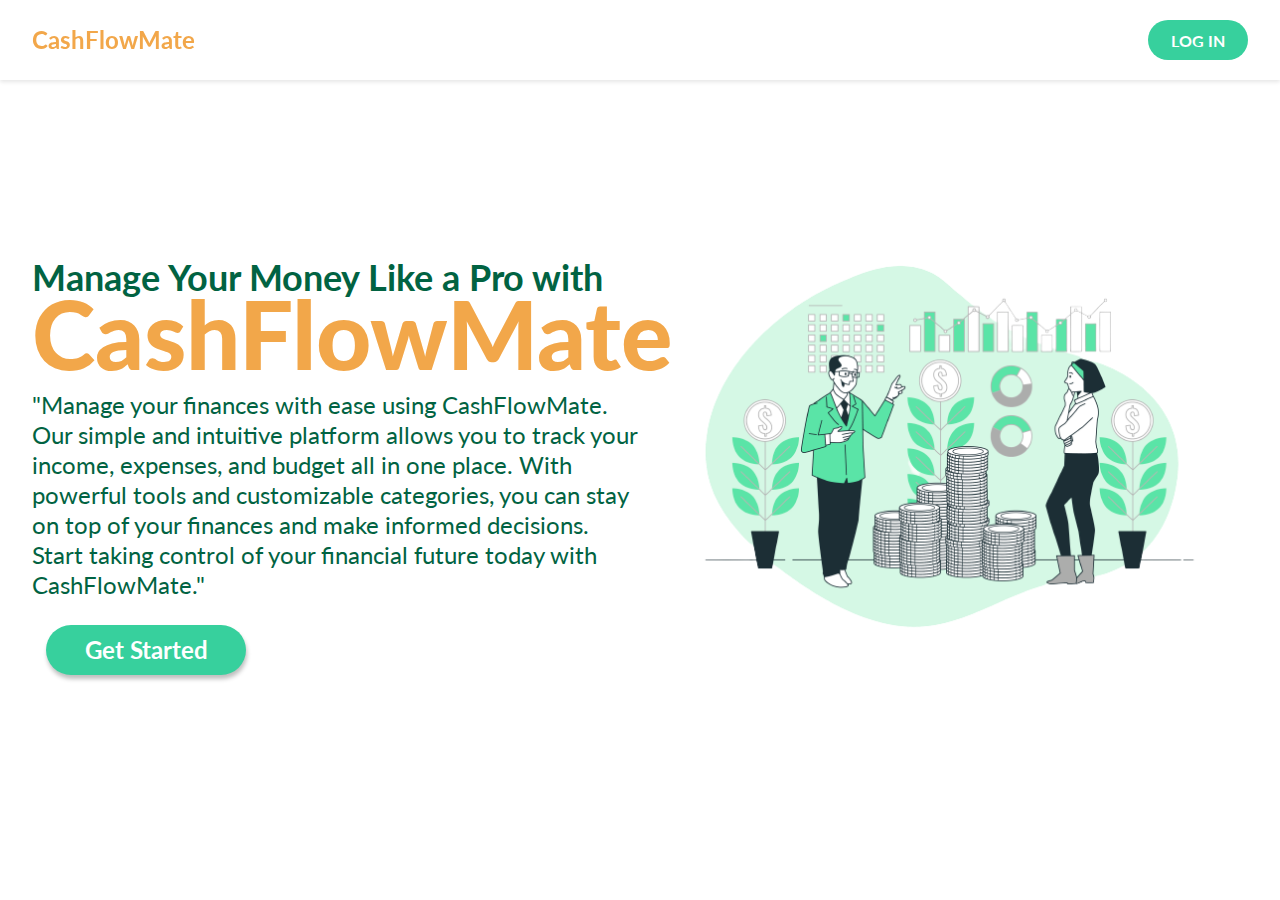
<file: index.html>
<html lang="en">
  <head>
    <meta charset="UTF-8" />
    <meta http-equiv="X-UA-Compatible" content="IE=edge" />
    <meta name="viewport" content="width=device-width, initial-scale=1.0" />

    <!-- style -->
    <link rel="stylesheet" href="Css/style.css" />

    <!-- icons -->
    <link rel="icon" href="./assests/icon/titleicon.png" type="cashflowmateicon" />

    <title>Welcome to CashFlowMate</title>
  </head>
  <body>
    <div class="NavBar">
      <div class="Logo">
        <h3>CashFlowMate</h3>
      </div>
      <div class="LogonButton">
        <a href="Login.Form/Login.html" class="LoginBtn" id="LoginBtn">LoG In</a>
      </div>
    </div>

    <div class="TextSection">
      <div class="Text">        
          <span>Manage Your Money Like a Pro with</span> <br/>
          <h2>CashFlowMate</h2>
        <p>
          "Manage your finances with ease using CashFlowMate. Our simple and
          intuitive platform allows you to track your income, expenses, and
          budget all in one place. With powerful tools and customizable
          categories, you can stay on top of your finances and make informed
          decisions. Start taking control of your financial future today with
          CashFlowMate."
        </p>
        <div class="HeroBtn">
          <a href="Login.Form/Login.html" class="btn" id="LoginBtn">Get Started</a>
          </div>
      </div>
      <div class="Image">
        <img src="./assests/img/HeroImage-.png" alt="HeroImage" />
      </div>
    </div>
  </body>
</html>
</file>
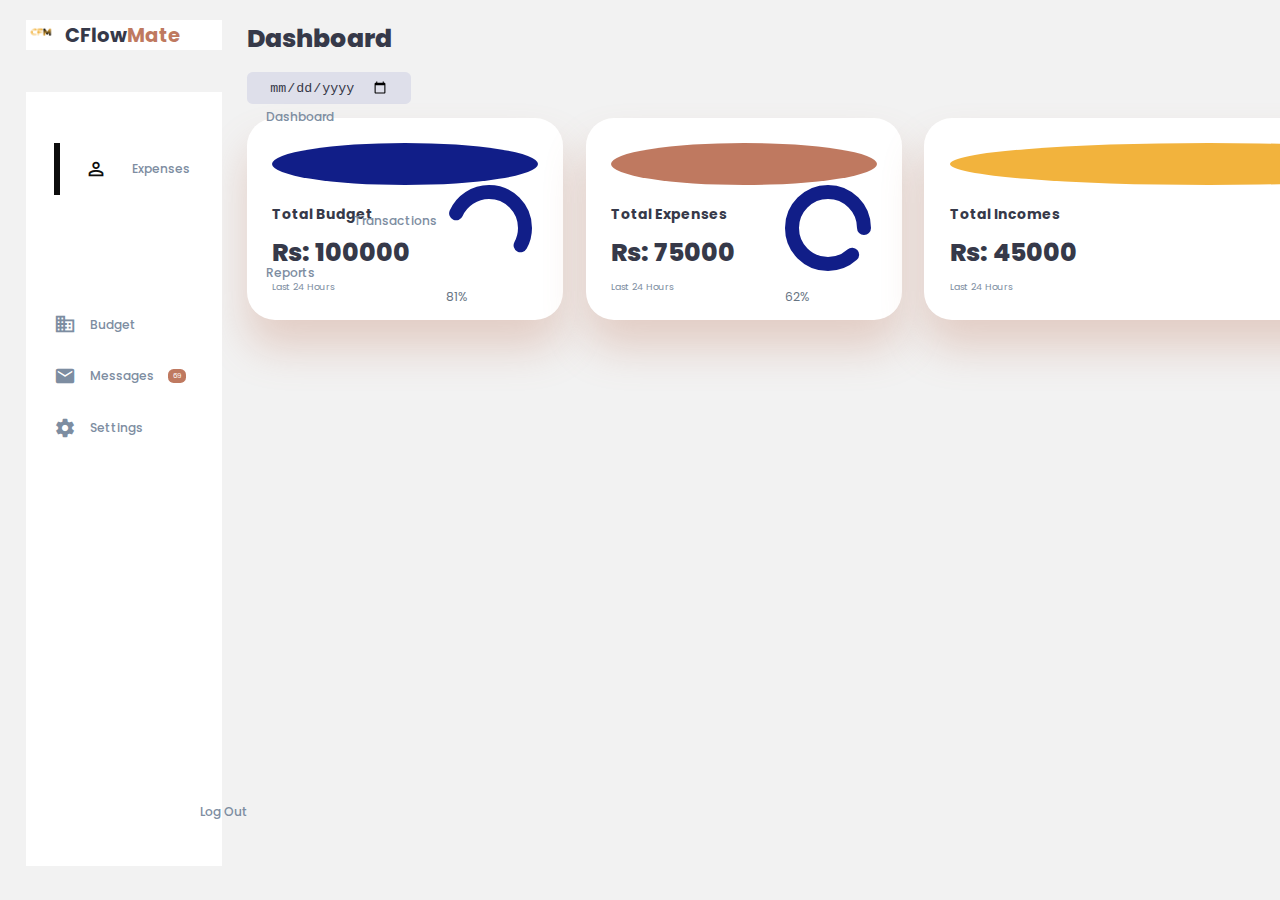
<file: dashboard.html>
<!DOCTYPE html>
<html>

<head>
  <title>CashflowMate Dashboard</title>
  <meta name="viewport" content="width=device-width, initial-scale=1" />
  <link rel="icon" href="assests/icon/titleicon.png">
  <link rel="stylesheet" href="Css/dashboard.css" />

  <link href="https://fonts.googleapis.com/css2?family=Material+Icons" rel="stylesheet" />
</head>

<body>
  <div class="container">
    <aside>
      <div class="top">
        <div class="logo">
          <img src="assests/logo/logo.png" alt="logo" />
          <h2>CFlow<spabn class="danger">Mate</span></h2>
        </div>
        <div class="close" id="cose-btn">
          <i class="material-icons">close</i>
        </div>
      </div>
      <div class="sidebar">
        <a href="#">
          <span class="material-icons">grid_view</span>
          <h3>Dashboard</h3>
        </a>
        <a href="#" class="active">
          <span class="material-icons">person_outline</span>
          <h3>Expenses</h3>
        </a>
        <a href="#">
          <span class="material-icons">
            point_of_sale
          </span>
          <h3>Transactions</h3>
        </a>
        <a href="#">
          <span class="material-icons">
            summarize
          </span>
          <h3>Reports</h3>
        </a>
        <a href="#">
          <span class="material-icons">business</span>
          <h3>Budget</h3>
        </a>
        <a href="#">
          <span class="material-icons">mail</span>
          <h3>Messages</h3>
          <span class="message_count">69</span>
        </a>

        <a href="#">
          <span class="material-icons">settings</span>
          <h3>Settings</h3>
        </a>
        <a href="#">
          <span class="material-icons">logout</span>
          <h3>Log Out</h3>
        </a>
      </div>
    </aside>

    <!---Dashboard--->

    <main>
      <h1>Dashboard</h1>

      <div class="date">
        <input type="date">
      </div>

      <div class="insight">
        <div class="budget">
          <span class="material-icons">
            analytics
          </span>
          <div class="middle">
            <div class="left">
              <h3>Total Budget</h3>
              <h1>Rs: 100000</h1>
            </div>
            <div class="progress">
              <svg>
                <circle cx="38" cy="38" r="36" />
              </svg>
              <div class="number">
                <p>81%</p>
              </div>
            </div>
          </div>
          <small class="text-muted">Last 24 Hours</small>
        </div>
        <!---End of Budget--->
        <div class="expenses">
          <span class="material-icons">
            bar_chart
          </span>
          <div class="middle">
            <div class="left">
              <h3>Total Expenses</h3>
              <h1>Rs: 75000</h1>
            </div>
            <div class="progress">
              <svg>
                <circle cx="38" cy="38" r="36" />
              </svg>
              <div class="number">
                <p>62%</p>
              </div>
            </div>
          </div>
          <small class="text-muted">Last 24 Hours</small>
        </div>
        <!---End of Expenses--->
        <div class="income">
          <span class="material-icons">
            stacked_line_chart
          </span>
          <div class="middle">
            <div class="left">
              <h3>Total Incomes</h3>
              <h1>Rs: 45000</h1>
            </div>
            <div class="progress">
              <svg>
                <circle cx="38" cy="38" r="36" />
              </svg>
              <div class="number">
                <p>44%</p>
              </div>
            </div>
          </div>
          <small class="text-muted">Last 24 Hours</small>
        </div>
        <!---End of Income--->
      </div>
    </main>
  </div>

</body>

</html>
</file>
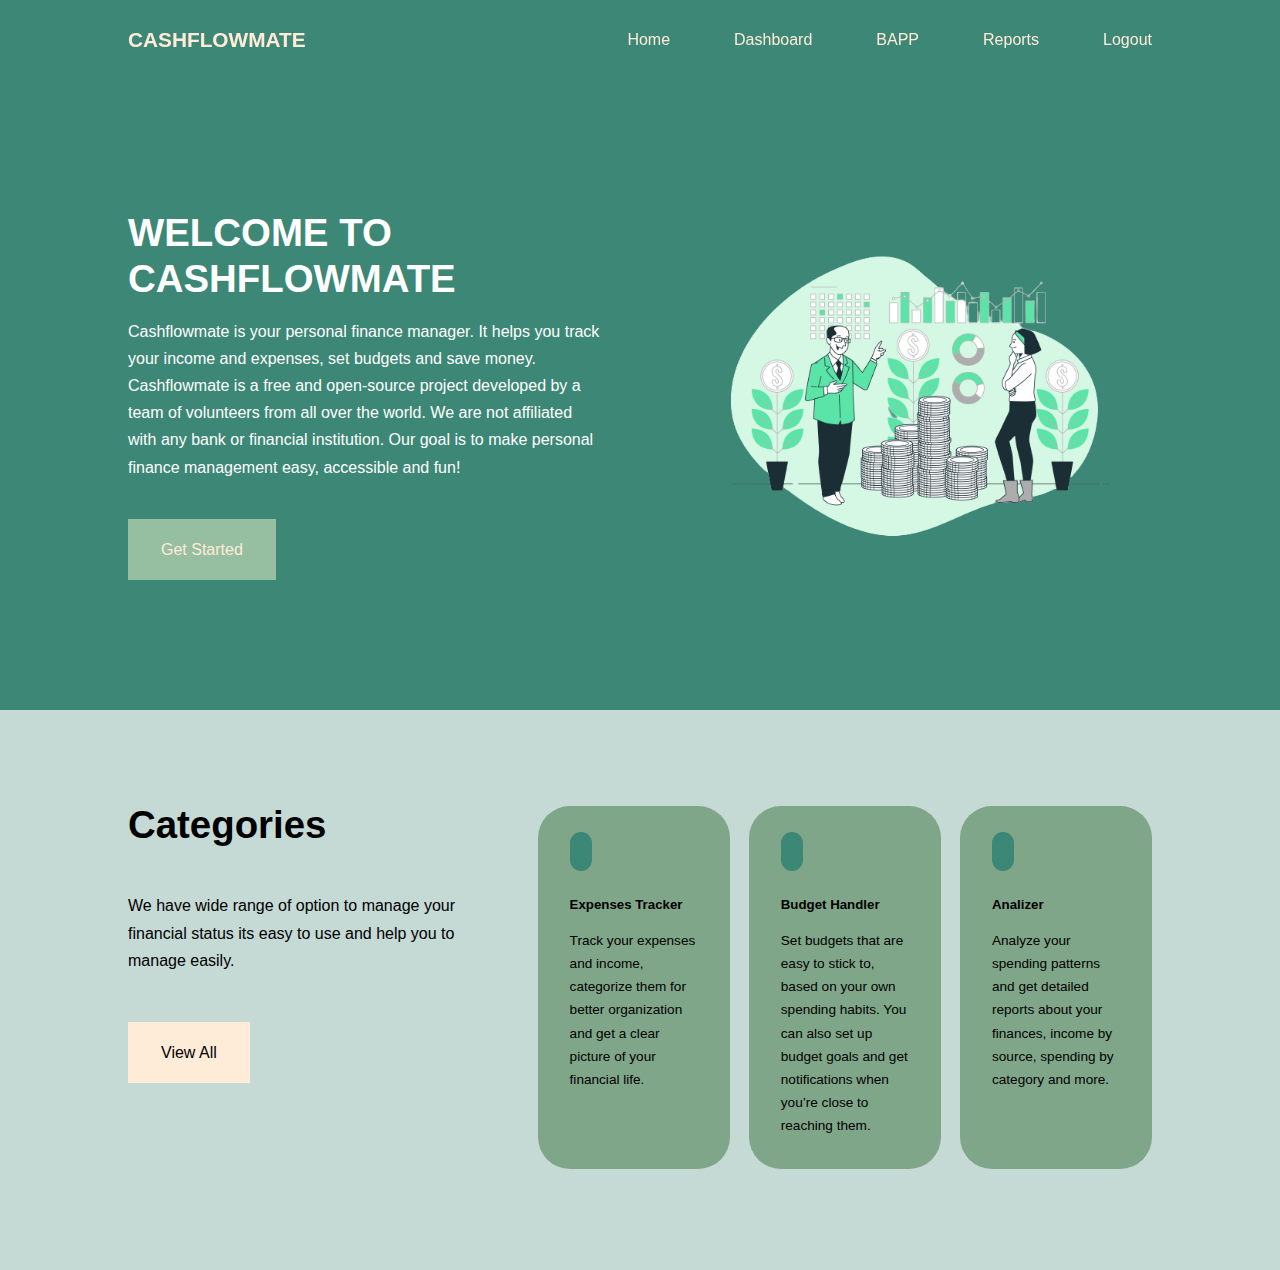
<file: home.html>
<head>
  <meta charset="UTF-8">
  <meta http-equiv="X-UA-Compatible" content="IE=edge">
  <meta name="viewport" content="width=device-width, initial-scale=1.0">
  <link rel="stylesheet" href="https://cdn.jsdelivr.net/npm/swiper@8/swiper-bundle.min.css" />
  <link rel="stylesheet" href="https://unicons.iconscout.com/release/v4.0.0/css/line.css">
  <link rel="stylesheet" href="Css/Home.css">
  <title>CASHFLOWMATE | HOME</title>
</head>

<body>
  <nav>
      <div class="container nav__container">
          <a href="index.html">
              <h4>CASHFLOWMATE</h4>
          </a>
          <ul class="nav__menu">
            <li><a href="home.html">Home</a></li>
            <li><a href="Dashboard/dashboard.html">Dashboard</a></li>
            <li><a href="Budget/Budget.html">BAPP</a></li>
            <li><a href="Report/Report.html">Reports</a></li>
            <li><a href="index.html">Logout</a></li>
          </ul>

          <button id="open-menu-btn"><i class="uil uil-bars"></i></button>
          <button id="close-menu-btn"><i class="uil uil-multiply"></i></button>
      </div>
  </nav>
  <!----==================== HOME ====================-->

  <header>
      <div class="container header__container">
          <div class="header__left">
              <h1>WELCOME TO CASHFLOWMATE</h1>
              <p>Cashflowmate is your 
                  personal finance manager. 
                  It helps you track your income and expenses, 
                  set budgets and save money. 
                  Cashflowmate is a free and open-source project 
                  developed by a team of volunteers from all over the world. 
                  We are not affiliated with any bank or financial institution. 
                  Our goal is to make personal finance management easy, 
                  accessible and fun!
              </p>
              <a href="Budget/Budget.html" class="btn btn-primary">Get Started</a>
          </div>
          <div class="header__right">
              <div class="header__right__img">
                  <img src="assests/img/HeroImage-.png">
              </div>
          </div>
      </div>
  </header>

  <!----=================== HOME CATEGORIES ===================-->

  <section class="categories">
      <div class="container categories__container">
          <div class="categories__left">
              <h1>Categories</h1>
              <p>
                We have wide range of option to manage your financial status
                its easy to use and help you to manage easily.
                   </p>
              <a href="Dashboard/dashboard.html" class="btn">View All</a>
          </div>
          <div class="categories__right">
              <article class="category">
                  <span class="catogory__icon"><i class="uil uil-money-withdraw"></i></span>
                  <h5>Expenses Tracker</h5>
                  <p>
                    Track your expenses and income, categorize them for better
                    organization and get a clear picture of your financial life.
                  </p>
              </article>
              <article class="category">
                  <span class="catogory__icon"><i class="uil uil-money-bill"></i></span>
                  <h5>Budget Handler</h5>
                  <p>
                    Set budgets that are easy to stick to, based on your own
                    spending habits. You can also set up budget goals and get
                    notifications when you’re close to reaching them.
                  </p>
              </article>
              <article class="category">
                  <span class="catogory__icon"><i class="uil uil-analysis"></i></span>
                  <h5>Analizer</h5>
                  <p>
                    Analyze your spending patterns and get detailed reports
                    about your finances, income by source, spending by category
                    and more.
                  </p>
              </article>              
          </div>
      </div>
  </section>  
<!--==================== SCROLL TOP ====================-->
  <script src="https://cdn.jsdelivr.net/npm/swiper@8/swiper-bundle.min.js"></script>
  <script src="Js/home.js"></script>


  <script>
      var swiper = new Swiper(".mySwiper", {
          slidesPerView: 1,
          spaceBetween: 30,
          pagination: {
              el: ".swiper-pagination",
              clickable: true,
          },
          breakpoints: {
              640: {
                  slidesPerView: 2,
                  spaceBetween: 20,
              },
              768: {
                  slidesPerView: 3,
                  spaceBetween: 40,
              },
              1024: {
                  slidesPerView: 1,
                  spaceBetween: 50,
              },
          },
      });
  </script>
</body>

</html>
</file>
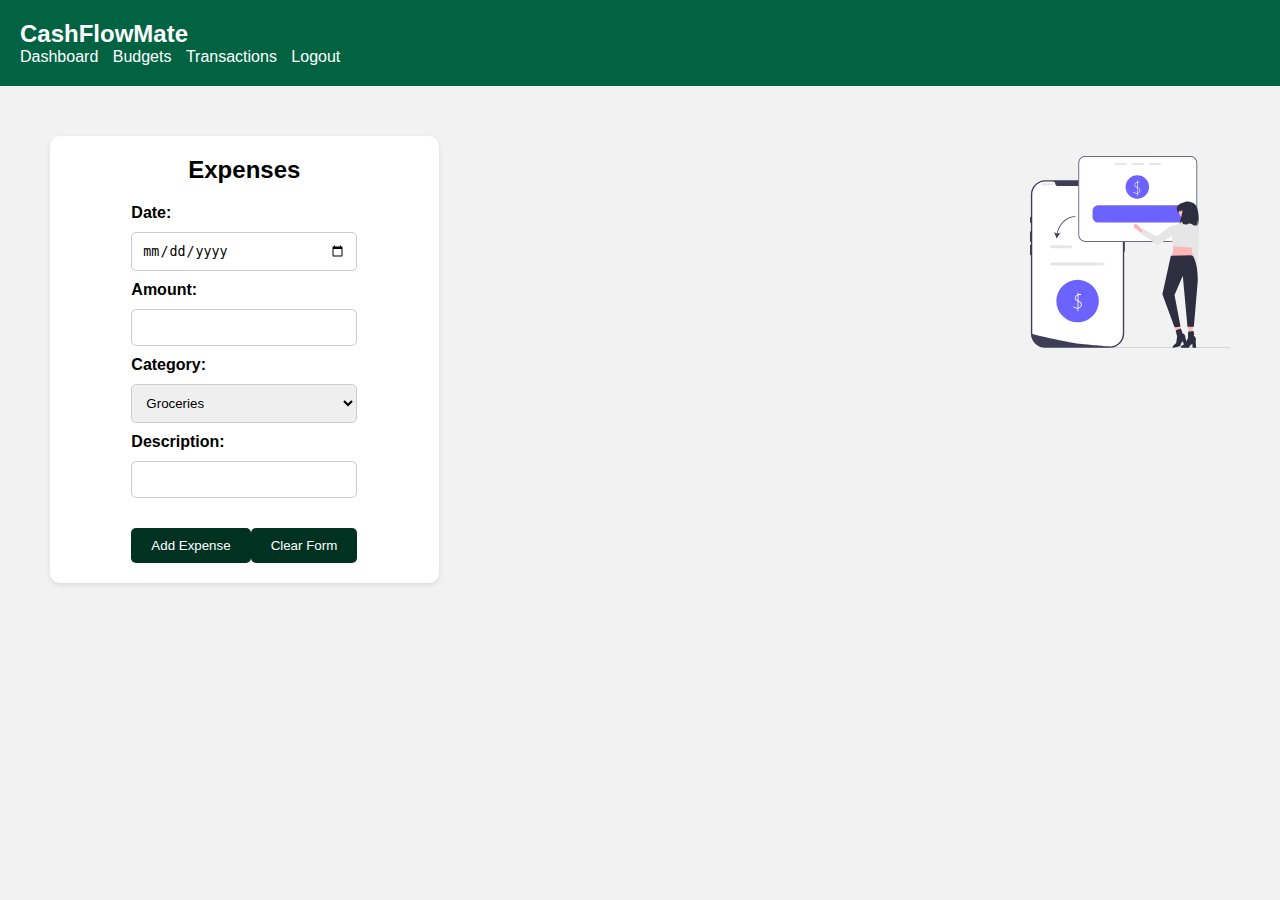
<file: Expnses/expenses.html>
<!DOCTYPE html>
<html>
  <head>
    <title>Expenses - CashFlowMate</title>
    <link rel="stylesheet" type="text/css" href="./Css/style.css" />

    <!-- icon -->
    <link rel="icon" href="/assests/icon/titleicon.png" type="cashflowmateicon" />
  </head>
  <body>
    <header>
      <h1>CashFlowMate</h1>
      <nav>
        <ul>
          <li><a href="../Dashboard/dashboard.html">Dashboard</a></li>
          <li><a href="">Budgets</a></li>
          <li><a href="">Transactions</a></li>
          <li><a href="../index.html">Logout</a></li>
        </ul>
      </nav>
    </header>
    <main>
      <div class="expendbox">
        <h2>Expenses</h2>
        <form id="expense-form">
          <label for="date">Date:</label>
          <input type="date" id="date" name="date" required />
          <label for="amount">Amount:</label>
          <input
            type="number"
            id="amount"
            name="amount"
            min="0"
            step="0.01"
            required
          />
          <label for="category">Category:</label>
          <select id="category" name="category" required>
            <option value="Groceries">Groceries</option>
            <option value="Transportation">Transportation</option>
            <option value="Utilities">Utilities</option>
            <option value="Entertainment">Entertainment</option>
            <option value="Other">Other</option>
          </select>
          <label for="description">Description:</label>
          <input type="text" id="description" name="description" maxlength="50" />
          <div class="addbtn">
            <button type="submit" id="add-expense">Add Expense</button>
            <button type="button" id="clear-form">Clear Form</button>
          </div>
        </form>
      </div>
      <section id="expense-cards">
        <!-- Expense cards will be dynamically added here using JavaScript -->
       
      </section>
      <div class="image">
        <img src="money.svg" alt="">
      </div>
    </main>
    <script src="./Js/app.js"></script>
  </body>
</html>
</file>
<file: Css/style.css>
@import url("https://fonts.googleapis.com/css2?family=Lato:wght@100;300;400;700;900&display=swap");

* {
  margin: 0;
  padding: 0;
  box-sizing: border-box;
  text-decoration: none;
}

body {  
  background: #ffffff;
  font-family: "Lato", sans-serif;
}

.NavBar {
  position: fixed;
  width: 100%;
  height: 80px;
  top: 0;
  left: 0;
  background-color: #ffffff;
  box-shadow: 0px 2px 4px rgba(0, 0, 0, 0.1);
  display: flex;
  align-items: center;
  justify-content: space-between;
  padding: 0 32px;
  z-index: 1;
}

.Logo {
  width: 200px;
  height: 100%;
}

.Logo > h3 {
  font-size: 24px;
  font-weight: 700;
  color: #f2a74a;
  line-height: 80px;
}

.LogonButton {
  position: absolute;
  top: 50%;
  right: 32px;
  transform: translateY(-50%);
}

.LogonButton > .LoginBtn {
  display: flex;
  align-items: center;
  justify-content: center;
  width: 100px;
  height: 40px;
  background: #37d09d;
  border-radius: 20px;
  color: #ffffff;
  font-size: 16px;
  font-weight: 700;
  text-decoration: none;
  text-transform: uppercase;
}

.TextSection {
  position: relative;
  width: 100%;
  height: calc(100vh - 10px);
  display: flex;
  align-items: center;
  justify-content: space-between;
  padding: 10px 32px;
}

.TextSection .Text {
  width: 50%;
}

.TextSection .Text span {
  font-family: "Lato";
  font-style: normal;
  font-weight: 700;
  font-size: 36px;
  line-height: 75px;
  color: #016342;
}

.TextSection .Text h2 {
  font-family: "Lato";
  font-style: normal;
  font-weight: 900;
  font-size: 96px;
  line-height: 75px;
  color: #f2a74a;
  margin-top: -20px;
}

.TextSection .Text p {
  font-family: "Lato";
  font-style: normal;
  font-weight: 400;
  font-size: 24px;
  line-height: 30px;
  color: #016342;
    margin-top: 20px;
}

.TextSection .Image {
  width: 50%;
  display: flex;
  align-items: center;
  justify-content: flex-end;
}

.TextSection .Image img {
  width: 100%;
  max-width: 100%;
  height: auto;
  border-radius: 8px;
}

.HeroBtn {
  position: relative;
  width: 200px;
  height: 50px;
  left: 32px;
  top: 50%;
  transform: translateY(-50%);
}

.btn {
  position: absolute;
  width: 200px;
  height: 50px;
  left: 32px;
  top: 50%;
  margin-top: 50px;
  margin-left: -50px;
  transform: translateY(-50%);
  background: #37d09d;
  box-shadow: 1px 4px 4px rgba(0, 0, 0, 0.25);
  border-radius: 25px;
  font-family: "Lato";
  font-style: normal;
  font-weight: 700;
  font-size: 24px;
  line-height: 50px;
  text-align: center;
  color: #ffffff;
  cursor: pointer;
  transition: background 0.3s ease;
}

.btn:hover {
  background: #2c9e7e;
}


@media (max-width: 767px) {
    .TextSection {
      flex-direction: column;
      padding: 0 16px;
      margin-top: 150px;
    }
  
    .TextSection .Text {
      width: 80%;
    }
    .TextSection .Text span {
      font-size: 24px;
      line-height: 30px;
    }
    
    .TextSection .Text h2 {
      font-size: 48px;
      line-height: 60px;
      margin-top: -15px;
    }

    .TextSection .Text p {
      font-size: 18px;
      line-height: 24px;
      margin-top: 15px;
    }


    .TextSection .Image {
      width: 100%;
      justify-content: center;
    }
  
    .HeroBtn, .btn {
      width: 60%;
      height: 40px;
      font-size: 14px;
      line-height: 40px;
      margin-top: -40px;
      margin-left: -30px;          
    }
  }

  @media (min-width: 768px) and (max-width: 1023px) {
    .TextSection .Text {
      width: 60%;
    }
  
    .TextSection .Image {
      width: 40%;
    }
  
    .HeroBtn,
    .btn {
      width: 180px;
      height: 45px;
      font-size: 18px;
      line-height: 45px;
      margin-top: 30px;
    }
  }
</file>
<file: Css/dashboard.css>
/* Fonts */

@import url("https://fonts.googleapis.com/css2?family=Lora:wght@400;500;600;700&family=Montserrat:wght@100;200;300;400;500;600;700;800;900&family=Poppins:wght@100;200;300;400;500;600;700;800;900&display=swap");

/* Root Variables */
:root {
  --color-primary: #0d0d0d;
  --color-danger: #bf7960;
  --color-success: #f2b33d;
  --color-warning: #f2a444;
  --color-white: #f2f2f2;
  --color-info-dark: #7d8da1;
  --color-info-light: #dcdcdc;
  --color-dark: #363949;
  --color-light: rgba(132, 139, 200, 0.18);
  --color-primary-variant: #111e88;
  --color-dark-variant: #677483;
  --color-background: #f2f2f2;
  --card-border-radius: 2rem;
  --border-radius-1: 0.4rem;
  --border-radius-2: 0.8rem;
  --border-radius-3: 1.2rem;
  --card-padding: 1.8rem;
  --padding-1: 1.2rem;
  --box-shadow: 0 2rem 3rem rgba(191, 121, 96, 0.3);
}

* {
  margin: 0;
  padding: 0;
  outline: none;
  appearance: none;
  border: 0;
  text-decoration: none;
  list-style: none;
  box-sizing: border-box;
}
html {
  font-size: 14px;
}

body {
  width: 100vw;
  height: 100vh;
  font-family: "Poppins", sans-serif;
  font-size: 0.88rem;
  background-color: var(--color-background);
  user-select: none;
  overflow-x: hidden;
  color: var(--color-dark);
}
.container{
    display: grid;
    width: 96%;
    margin: 0 auto;  
    gap: 1.8rem;
    grid-template-columns: 14rem auto 23rem;
}
a {
  color: var(--color-primary);
}
img {
  display: block;
  width: 100%;
}
h1 {
  font-weight: 800;
  font-size: 1.8rem;
}
h2 {
  font-size: 1.4rem;
}
h3{
  font-size: 0.87rem;
}
h4 {
  font-size: 0.8rem;
}
h5 {
  font-size: 0.77rem;
}
small{
    font-size: 0.766em;
}

.profile-photo{
    width: 2.8rem;
    height: 2.8rem;
    border-radius: 50%;
    oweflow: hidden;
}

.text-muted{
    color: var(--color-info-dark);
}

p{
    color:var(--color-dark-variant);
}
b{
    color:var(--color-dark);
}
.primary{
    color:var(--color-primary);
}
.danger{
    color:var(--color-danger);
}
.success{
    color:var(--color-success);
}
.warning{
    color:var(--color-warning);
}

aside{
    height: 100vh;    
}
aside .top{
    background: white;
    display: flex;
    align-items: center;
    justify-content: space-between;
    margin-top: 1.4rem;
}
aside .logo{
    display: flex;
    gap: 0.8rem;
}
aside .logo img{
    width: 2rem;
    height: 2rem;
}
aside .close{
    display:none;
}

/* Sodebar */

aside .sidebar{
    background: white;
    display: flex;
    flex-direction: column;
    height: 86vh;
    position: relative;
    top: 3rem;
}

aside h3{
    font-weight: 500;
}

aside .sidebar a{
    display: flex;
    color: var(--color-info-dark);
    margin-left: 2rem;
    gap: 1rem;
    align-items: center;
    position: relative;
    height: 3.7rem;
    transition: all 300ms ease;
}

aside .sidebar a span{
    font-size: 1.6rem;     
    transition: all 300ms ease;
}
aside .sidebar a:last-child{
    position: absolute;
    bottom: 2rem;    
    width: 100%;
}
aside .sidebar a .active{
    background: var(--color-light);
    color: var(--color-primary);
    margin-left: 0;
}

aside .sidebar a.active:before{
content: " ";
width: 6px;
height: 100%;
background: var(--color-primary);

}

aside .sidebar a.active span{
    color: var(--color-primary);
    margin: calc(1rem - 3px);
    
}

aside .sidebar a:hover{
    color: var(--color-primary);
}

aside .sidebar a:hover span{
    margin-left: 1rem;
}

aside .sidebar .message_count{
    background: var(--color-danger);
    color: white; 
    padding: 2px 5px;
    font-size: 7px;
    border-radius: var(--border-radius-1);    
}

/* =====Main Content===== */

main{
    margin-top: 1.4rem;
}
main .date{
    display: inline-block;
    background: var(--color-light);
    border-radius: var(--border-radius-1);
    margin-top: 1rem;
    padding: 0.5rem 1.6rem;
}

main .date input[type='date']{
    background: transparent;
    color: var(--color-dark);
}
main .insight{
    display: grid;
    grid-template-columns: repeat(3, 1fr);
    gap: 1.6rem;
}

main .insight > div{
    background: white;
    padding: var(--card-padding);
    border-radius: var(--card-border-radius);
    margin-top: 1rem;
    box-shadow: var(--box-shadow);    
    transition: all 300ms ease;
}

main .insight > div:hover{
    box-shadow: none;
}
main .insight > div span{
    background: var(--color-primary-variant);
    padding: 0.5rem;
    border-radius: 50%;
    color: white;
    font-size: 2rem;
}
main .insight > div.expenses span {
    background: var(--color-danger);
}
main .insight > div.income span {
    background: var(--color-success);
}
main .insight > div .middle{
    display: flex;
    align-items: center;
    justify-content: space-between;
}
main .insight H3{
    margin: 1rem 0 0.6rem;
    font-size: 1rem;
}
main .insight .progress{
    position: relative;
    width: 92px;
    height: 92px;
    border-radius: 50%;
}

main .insight svg{
    width: 7rem;
    height: 7rem;
}
main .insight svg circle{
    fill: none;
    stroke: var(--color-primary-variant);
    stroke-width: 14;
    stroke-linecap: round;
    transform: translate(5px, 5px);
    stroke-dasharray: 110;
    stroke-dashoffset: 92;
}
main .insight .expenses svg circle{
    stroke-dashoffset: -30;
    stroke-dasharray: 200;
}
</file>
<file: Css/Home.css>
* {
  margin: 0;
  padding: 0;
  border: 0;
  outline: 0;
  text-decoration: none;
  list-style: none;
  box-sizing: border-box;
}
:root {
  --color-primary: #3C8775;
  --color-success: #95BFA0;
  --color-warning: #6CAB9E;
  --color-danger: #80A689;
  --color-danger-variant: rgba(242, 167, 74, 0.4);
  --color-white: #FFECD8;
  --color-black: #000;
  --color-light: rgba(255, 248, 241, 0.7);
  --color-bg: #3C8775;
  --color-bg1: #C5D9D5;
  --color-bg2: #016342;


--container-width-lg: 80%;
--container-width-md: 90%;
--container-width-sm: 94%;

--transition: all 400ms ease;
}

body {
  font-family: "monserrat", sans-serif;
  line-height: 1.7;
  color: var(--color-black);
  background-color: var(--color-bg);
}
.container {
  max-width: var(--container-width-lg);
  margin: 0 auto;
}
section {
  padding: 6rem 0;
}
section h2 {
  text-align: center;
  margin-bottom: 4rem;
}
h1,
h2,
h3,
h4,
h5 {
  line-height: 1.2;
}
h1 {
  font-size: 2.4rem;
}
h2 {
  font-size: 2rem;
}
h3 {
  font-size: 1.6rem;
}
h4 {
  font-size: 1.3rem;
}
a {
  color: var(--color-white);
}
img {
  width: 100%;
  display: block;
  object-fit: cover;
}
.btn {
  display: inline-block;
  background-color: var(--color-white);
  color: var(--color-black);
  padding: 1rem 2rem;
  border: 1px solid transparent;
  font-weight: 500;
  transition: var(--transition);
}
.btn:hover {
  background: transparent;
  color: var(--color-white);
  border-color: var(--color-white);
}
.btn-primary {
  background-color: var(--color-success);
  color: var(--color-white);
}
/*==================== NAVBAR ====================*/
nav {
  background: transparent;
  width: 100vw;
  height: 5rem;
  position: fixed;
  top: 0;
  z-index: 11;
}
/*==================== NAVBAR SCROLLING EFFECT JS ====================*/
.window-scroll {
  background: var(--color-primary);
  box-shadow: 0 1rem 2rem rgba(0, 0, 0, 0.2);
}
.nav__container {
  height: 100%;
  display: flex;
  justify-content: space-between;
  align-items: center;
}
nav button {
  display: none;
}
.nav__menu {
  display: flex;
  align-items: center;
  gap: 4rem;
}
.nav__menu a {
  font: size 0.9rem;
  transition: var(--transition);
}
.nav__menu a:hover {
  color: var(--color-bg2);
}
/*==================== HOME ====================*/
header {
  position: relative;
  top: 5rem;
  overflow: hidden;
  height: 70vh;
  margin-bottom: 5rem;
}
.header__container {
  display: grid;
  grid-template-columns: 1fr 1fr;
  align-items: center;
  gap: 5rem;
  height: 100%;
  color: white;
}
.header__left p {
  margin: 1rem 0 2.4rem;
}
/*==================== Categories ====================*/
.categories {
  background: var(--color-bg1);
  height: 35rem;
}
.categories h1 {
  line-height: 1;
  margin-bottom: 3rem;
}
.categories__container {
  display: grid;
  grid-template-columns: 40% 60%;
  /*gap: 4rem;*/
}
.categories__left {
  margin-right: 4rem;
}
.categories__left p {
  margin: 1rem 0 3rem;
}
.categories__right {
  display: grid;
  grid-template-columns: repeat(3, 1fr);
  gap: 1.2rem;
}
.category {
  background: var(--color-danger);
  padding: 2rem;
  border-radius: 2rem;
  transition: var(--transition);
}
.category:hover {
  box-shadow: 0 3rem 3rem rgba(0, 0, 0, 0.3);
  z-index: 1;
}
.category:nth-child(2) .catogory__icon {
  background: var(--color-primary);
}
.category:nth-child(3) .catogory__icon {
  background: var(--color-primary);
}
.category:nth-child(4) .catogory__icon {
  background: var(--color-warning);
}
.category:nth-child(5) .catogory__icon {
  background: var(--color-success);
}
.catogory__icon {
  background: var(--color-primary);
  padding: 0.7rem;
  border-radius: 0.9rem;
}
.category h5 {
  margin: 2rem 0 1rem;
}
.category p {
  font-size: 0.85rem;
}

/*==================== MEDIA QUERIES ====================*/

@media screen and (max-width: 1024px) {
  .container {
    width: var(--container-width-md);
  }
  h1{
    font-size: 2.2rem;
  }
  h2{
    font-size: 1.7rem;
  }
  h3{
    font-size: 1.4rem;
  }
  h4{
    font-size: 1.2rem;
  }
  /*==================== NAVBAR ====================*/
nav button{
  display: inline-block;
  background: transparent;
  font-size: 1.8rem;
  color: var(--color-white);
  cursor: pointer;  
}
nav button#close-menu-btn{
  display: none;
}
.nav__menu{
  position: fixed;
  top: 5rem;
  right: 10%;
  height: fit-content;
  width: 18rem;
  flex-direction: column;
  gap: 0;
  display: none;
}
.nav__menu li{
  width: 100%;
  height: 5.8rem;
  animation: animateNavItems 1s linear forwards;
  transform-origin: top right;
  opacity: 0;  

}
.nav__menu li:nth-child(1){
  animation-delay: 0s;
}
.nav__menu li:nth-child(2){
  animation-delay: 200ms;
}
.nav__menu li:nth-child(3){
  animation-delay: 300ms;
}
.nav__menu li:nth-child(4){
  animation-delay: 400ms;
}
.nav__menu li:nth-child(5){
  animation-delay: 500ms;
}

@keyframes animateNavItems{
  0%{    
    transform: rotateZ(-90deg) rotateX(90deg) scale(0.1);
  }
  100%{
    transform: rotateZ(0) rotateX(0) scale(1); 
    opacity: 1;
  }
  
}

.nav__menu li a{
 background: var(--color-primary);
 box-shadow: -4rem 6rem 10rem rgba(0, 0, 0, 0.6);
 width: 100%;
 height: 100%;
  display: grid;
  place-items: center;
}
.nav__menu li a:hover{
  background: var(--color-bg2);
  color: var(--color-white);
}

/*==================== HOME ====================*/
header{
  height: 100vh;
  margin-bottom: 4rem;
}
.header__container{
  gap:0;
  padding-bottom: 3rem;  
}
  /*==================== CATEGORIES ====================*/
  .categories{
  height: auto;

}
.categories__container{
  grid-template-columns: 1fr;
  gap: 3rem;
}
.categories__left{
  margin-right: 0;
}
/*==================== MEDIA  ====================*/

@media screen and (max-width: 600px) {
    
  
  .container {
    width: var(--container-width-sm);
  }
  /*==================== HOME ====================*/
  header{
    height: 100vh;
  }
  .header__container{
    grid-template-columns: 1fr;
    text-align: center;
    margin-top: 0;
  }
  .header__left p{
    margin-bottom: 1.3rem;
  }

  /*==================== CATEGORIES ====================*/
.categories__right{
  grid-template-columns: 1fr 1fr;
  gap: 0.7rem;
}
.category{
  padding: 1rem;
  border-radius: 1rem;
}
.catogory__icon{
  margin-top: 4px;
  display: inline-block;
}
}
}
</file>
<file: Expnses/Css/style.css>
/* DECLARATIONS */
@import url("https://fonts.googleapis.com/css2?family=Poppins:wght@300;400;500;600;700;800&display=swap");

/* Reset default browser styles */
/* Reset default browser styles */
* {
  margin: 0;
  padding: 0;
  box-sizing: border-box;
}

/* Body styles */
body {
  font-family: Arial, sans-serif;
  background-color: #f2f2f2;
}

/* Header styles */
header {
  background-color: #016342;
  color: #ffffff;
  padding: 20px;
}

h1 {
  font-size: 24px;
  font-weight: bold;
}

nav ul {
  list-style-type: none;
}

nav ul li {
  display: inline;
  margin-right: 10px;
}

nav ul li a {
  color: #ffffff;
  text-decoration: none;
}

/* Main styles */
main {
  display: flex;
  flex-direction: column;
  align-items: center;
  padding: 50px;
}

.expendbox {
  display: flex;
  flex-direction: column;
  justify-content: center;
  align-items: center;
  background-color: #ffffff;
  padding: 20px;
  border-radius: 10px;
  box-shadow: 0 2px 5px rgba(0, 0, 0, 0.1);
  margin-bottom: 20px;
}

h2 {
  font-size: 24px;
  font-weight: bold;
  margin-bottom: 20px;
}

form label {
  display: block;
  margin-bottom: 10px;
  font-weight: bold;
}

form input,
form select {
  width: 100%;
  padding: 10px;
  border: 1px solid #ccc;
  border-radius: 5px;
  margin-bottom: 10px;
}

form .addbtn {
  display: flex;
  justify-content: space-between;
  align-items: center;
  width: 100%;
  margin-top: 20px;
}

form button {
  padding: 10px 20px;
  background-color: #013121;
  color: #ffffff;
  border: none;
  border-radius: 5px;
  cursor: pointer;
}

/* Expense card styles */
#expense-cards {
  display: flex;
  flex-direction: column;
  align-items: center;
  width: 100%;
}

.expense-card {
  display: flex;
  flex-direction: column;
  align-items: center;
  background-color: #ffffff;
  padding: 20px;
  border-radius: 10px;
  box-shadow: 0 2px 5px rgba(0, 0, 0, 0.1);
  margin-bottom: 20px;
  width: 100%;
}

.expense-card .expense-date,
.expense-card .expense-description,
.expense-card .expense-amount {
  margin-bottom: 10px;
}

.expense-card .expense-actions button {
  margin-right: 10px;
  padding: 5px 10px;
  background-color: #f2a74a;
  color: #ffffff;
  border: none;
  border-radius: 5px;
  cursor: pointer;
}

/* Image styles */
.image {
  text-align: center;
  margin-top: 20px;
}

.image img {
  width: 200px;
}

/* Responsive styles */
@media screen and (min-width: 768px) {
  main {
    flex-direction: row;
    justify-content: space-between;
    align-items: flex-start;
  }

  .expendbox {
    width: 40%;
    margin-right: 20px;
    align-self: flex-start;
  }

  #expense-cards {
    width: 60%;
  }
}
</file>
